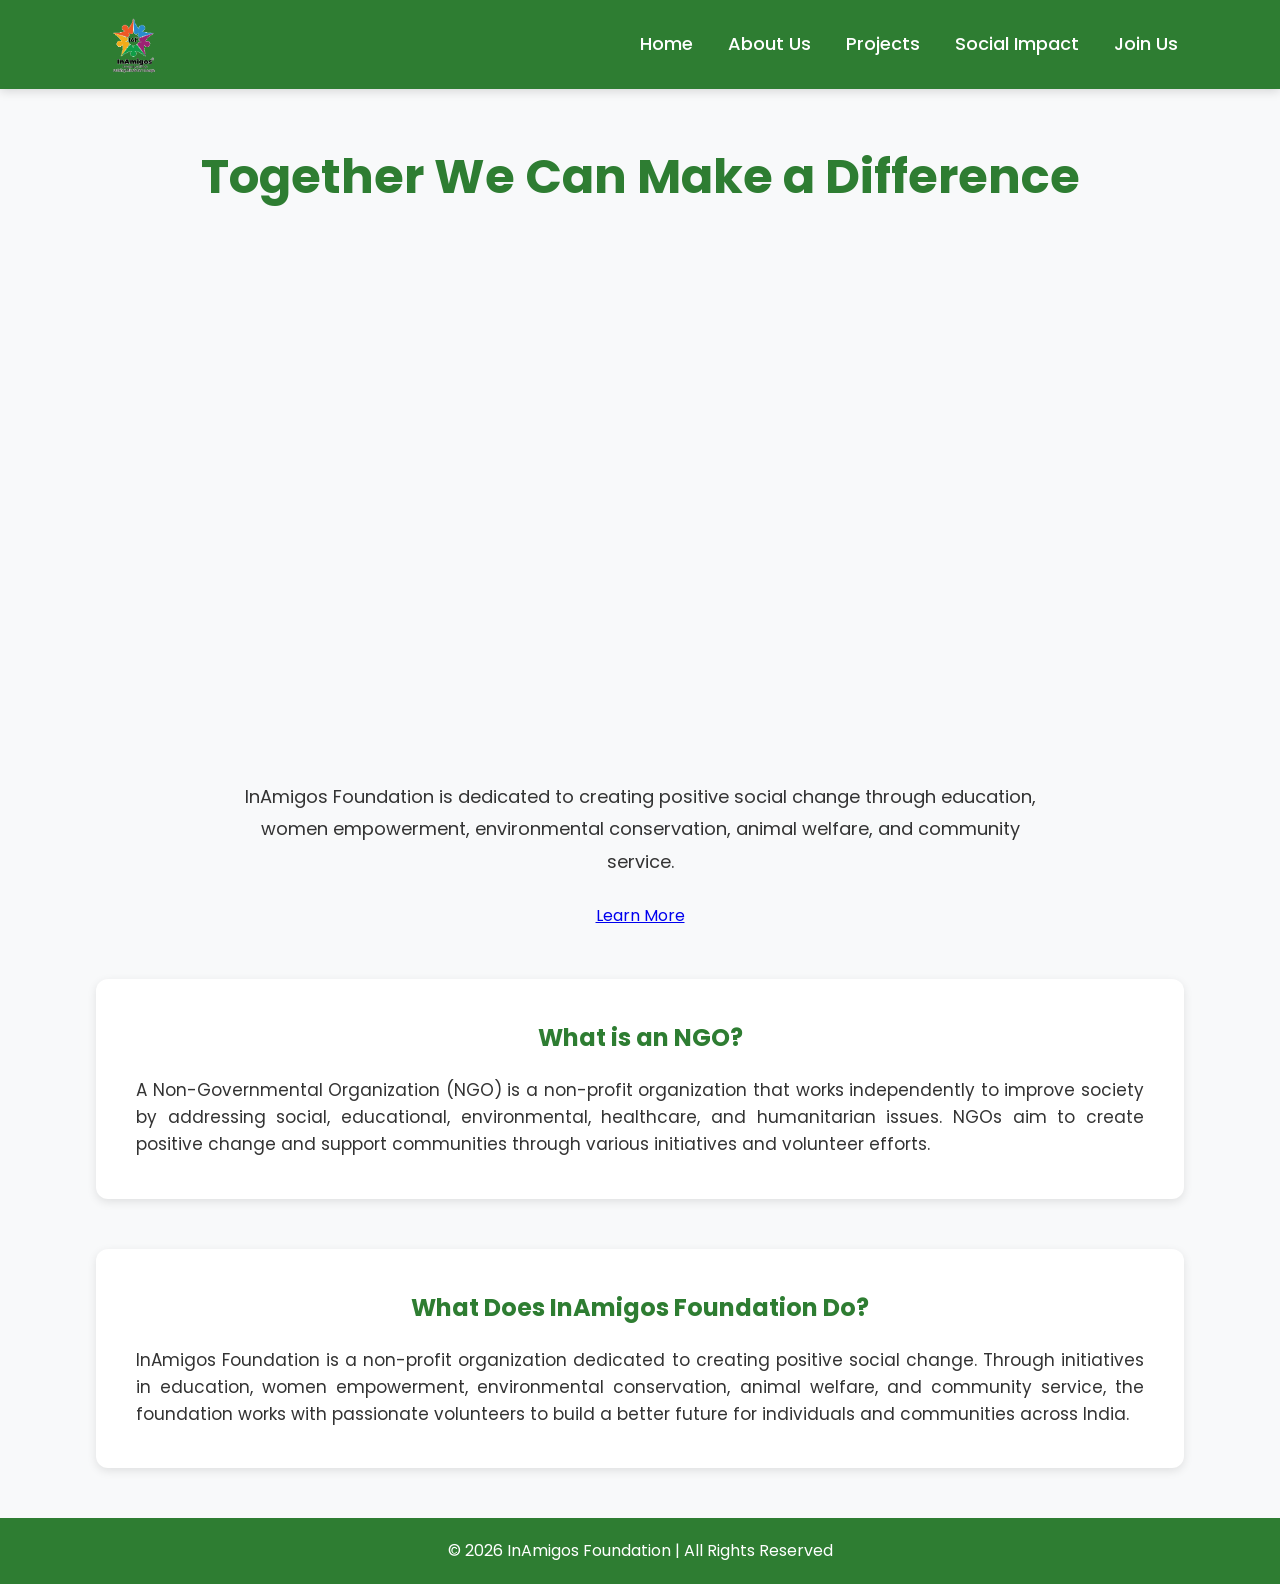
<file: index.html>
<!DOCTYPE html>
<html lang="en">
<head>
    <meta charset="UTF-8">
    <meta name="viewport" content="width=device-width, initial-scale=1.0">
    <title>InAmigos Foundation | Home</title>

    <!-- Google Font -->
    <link href="https://fonts.googleapis.com/css2?family=Poppins:wght@300;400;500;600;700&display=swap" rel="stylesheet">

    <!-- CSS -->
    <link rel="stylesheet" href="style.css">
</head>

<body>

    <!-- ================= HEADER ================= -->

    <header>

        <nav class="navbar">

<div class="logo">
    <a href="index.html">
        <img src="images/logo_transparent.png" alt="InAmigos Foundation Logo">
    </a>
</div>

            <ul class="nav-links">

                <li><a href="index.html">Home</a></li>

                <li><a href="about.html">About Us</a></li>

                <li><a href="projects.html">Projects</a></li>

                <li><a href="impact.html">Social Impact</a></li>

                <li><a href="join.html">Join Us</a></li>

            </ul>

        </nav>

    </header>

    <!-- ================= HERO SECTION ================= -->

<section class="hero">

    <h1>Together We Can Make a Difference</h1>

<div class="slider">
    <img src="images/picture1.jpg.png" alt="Image 1">
    <img src="images/picture2.jpg.png" alt="Image 2">
    <img src="images/picture3.jpg.png" alt="Image 3">
</div>

    <div class="hero-content">
        <p>
            InAmigos Foundation is dedicated to creating positive social change
            through education, women empowerment, environmental conservation,
            animal welfare, and community service.
        </p>

        <a href="about.html" class="btn">Learn More</a>
    </div>

</section>

    <!-- ================= WHAT IS NGO ================= -->

    <section class="intro">

        <h2>What is an NGO?</h2>

        <p>
            A Non-Governmental Organization (NGO) is a non-profit organization that
            works independently to improve society by addressing social,
            educational, environmental, healthcare, and humanitarian issues.
            NGOs aim to create positive change and support communities through
            various initiatives and volunteer efforts.
        </p>

    </section>

    <!-- ================= WHAT DOES INAMIGOS DO ================= -->

    <section class="work">

        <h2>What Does InAmigos Foundation Do?</h2>

        <p>
            InAmigos Foundation is a non-profit organization dedicated to creating
            positive social change. Through initiatives in education, women
            empowerment, environmental conservation, animal welfare, and community
            service, the foundation works with passionate volunteers to build a
            better future for individuals and communities across India.
        </p>

    </section>

    <!-- ================= FOOTER ================= -->

    <footer>

        <p>
            © 2026 InAmigos Foundation | All Rights Reserved
        </p>

    </footer>

</body>
</html>
</file>
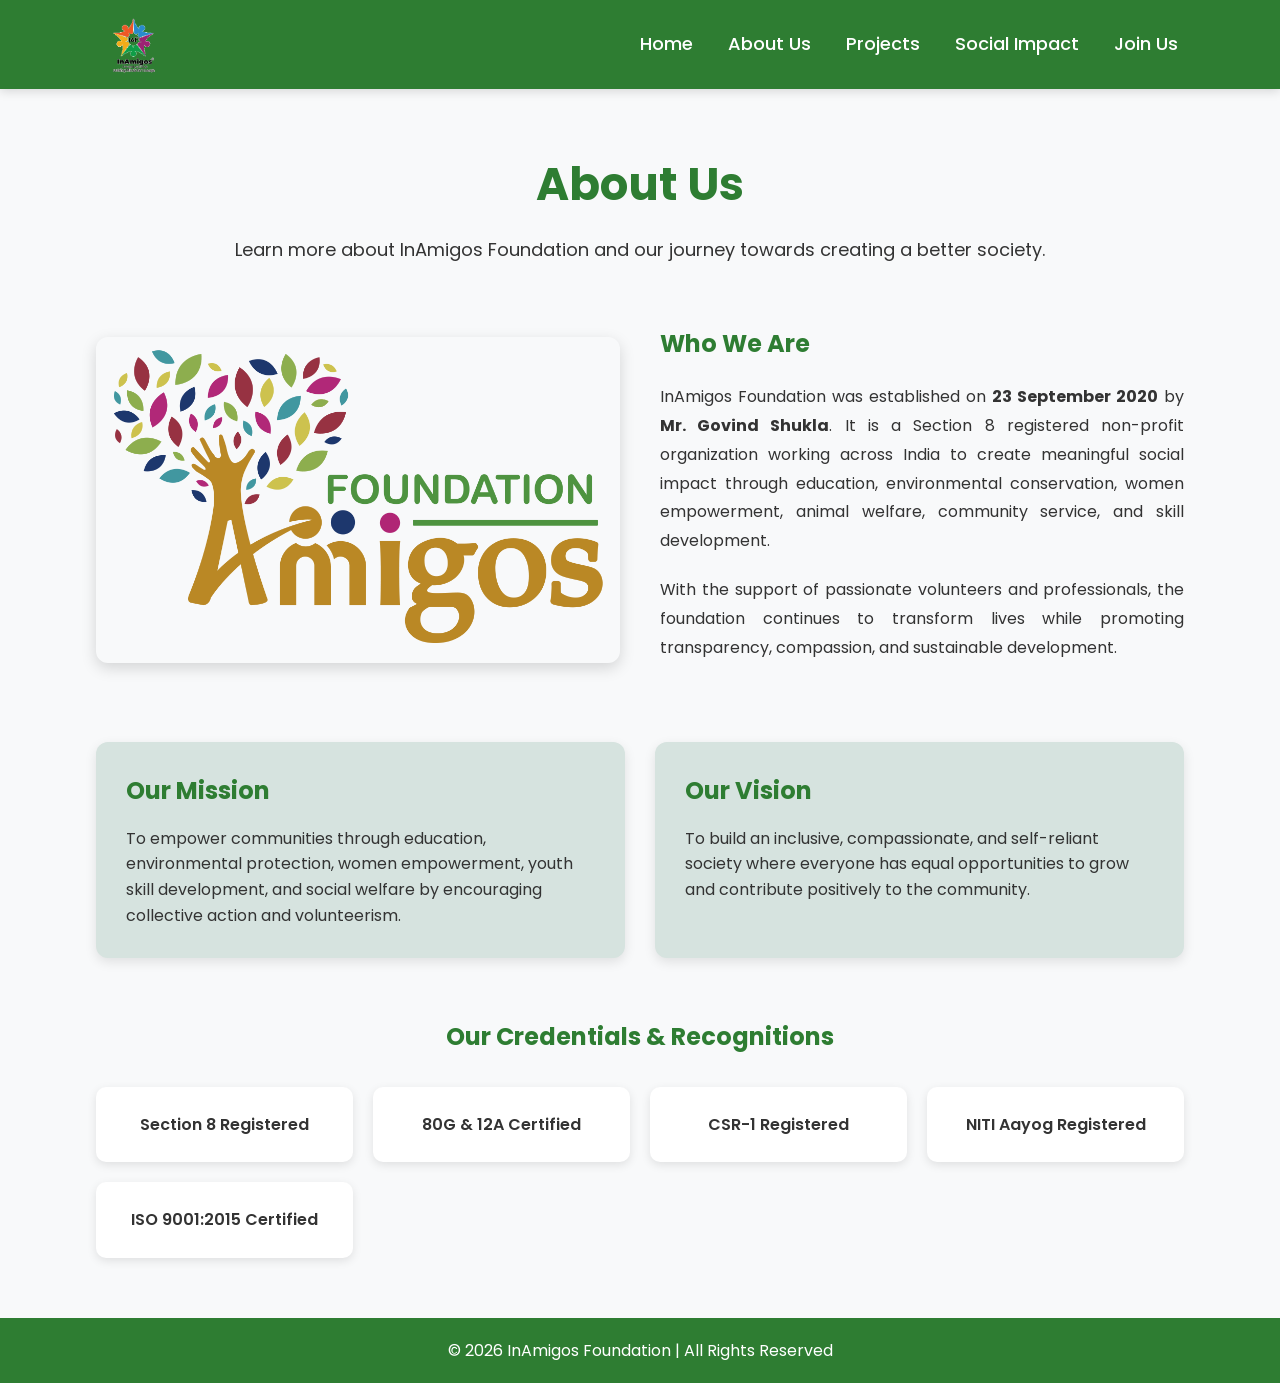
<file: about.html>
<!DOCTYPE html>
<html lang="en">

<head>
    <meta charset="UTF-8">
    <meta name="viewport" content="width=device-width, initial-scale=1.0">
    <title>About Us | InAmigos Foundation</title>

    <link rel="stylesheet" href="style.css">

    <link href="https://fonts.googleapis.com/css2?family=Poppins:wght@300;400;500;600;700&display=swap" rel="stylesheet">
</head>

<body>

    <!-- ================= HEADER ================= -->

    <header>

        <nav class="navbar">

            <div class="logo">
                <a href="index.html">
                    <img src="images/logo_transparent.png" alt="InAmigos Foundation Logo">
                </a>
            </div>

            <ul class="nav-links">

                <li><a href="index.html">Home</a></li>

                <li><a href="about.html">About Us</a></li>

                <li><a href="projects.html">Projects</a></li>

                <li><a href="impact.html">Social Impact</a></li>

                <li><a href="join.html">Join Us</a></li>

            </ul>

        </nav>

    </header>

    <!-- ================= PAGE TITLE ================= -->

    <section class="page-title">

        <h1>About Us</h1>

        <p>Learn more about InAmigos Foundation and our journey towards creating a better society.</p>

    </section>

    <!-- ================= ABOUT SECTION ================= -->

    <section class="about-section">

        <div class="about-image">

            <img src="images/inamigo.png" alt="About InAmigos Foundation">

        </div>

        <div class="about-text">

            <h2>Who We Are</h2>

            <p>
                InAmigos Foundation was established on <strong>23 September 2020</strong> by
                <strong>Mr. Govind Shukla</strong>. It is a Section 8 registered non-profit
                organization working across India to create meaningful social impact through
                education, environmental conservation, women empowerment, animal welfare,
                community service, and skill development.
            </p>

            <p>
                With the support of passionate volunteers and professionals, the foundation
                continues to transform lives while promoting transparency, compassion, and
                sustainable development.
            </p>

        </div>

    </section>

    <!-- ================= MISSION & VISION ================= -->

    <section class="mission-vision">

        <div class="card">

            <h2>Our Mission</h2>

            <p>
                To empower communities through education, environmental protection,
                women empowerment, youth skill development, and social welfare by
                encouraging collective action and volunteerism.
            </p>

        </div>

        <div class="card">

            <h2>Our Vision</h2>

            <p>
                To build an inclusive, compassionate, and self-reliant society where
                everyone has equal opportunities to grow and contribute positively to
                the community.
            </p>

        </div>

    </section>

    <!-- ================= CREDENTIALS ================= -->

    <section class="credentials-section">

        <h2>Our Credentials & Recognitions</h2>

        <div class="credential-grid">

            <div class="credential-card">Section 8 Registered</div>

            <div class="credential-card">80G & 12A Certified</div>

            <div class="credential-card">CSR-1 Registered</div>

            <div class="credential-card">NITI Aayog Registered</div>

            <div class="credential-card">ISO 9001:2015 Certified</div>

        </div>

    </section>

    <!-- ================= FOOTER ================= -->

    <footer>

        <p>© 2026 InAmigos Foundation | All Rights Reserved</p>

    </footer>

</body>

</html>
</file>
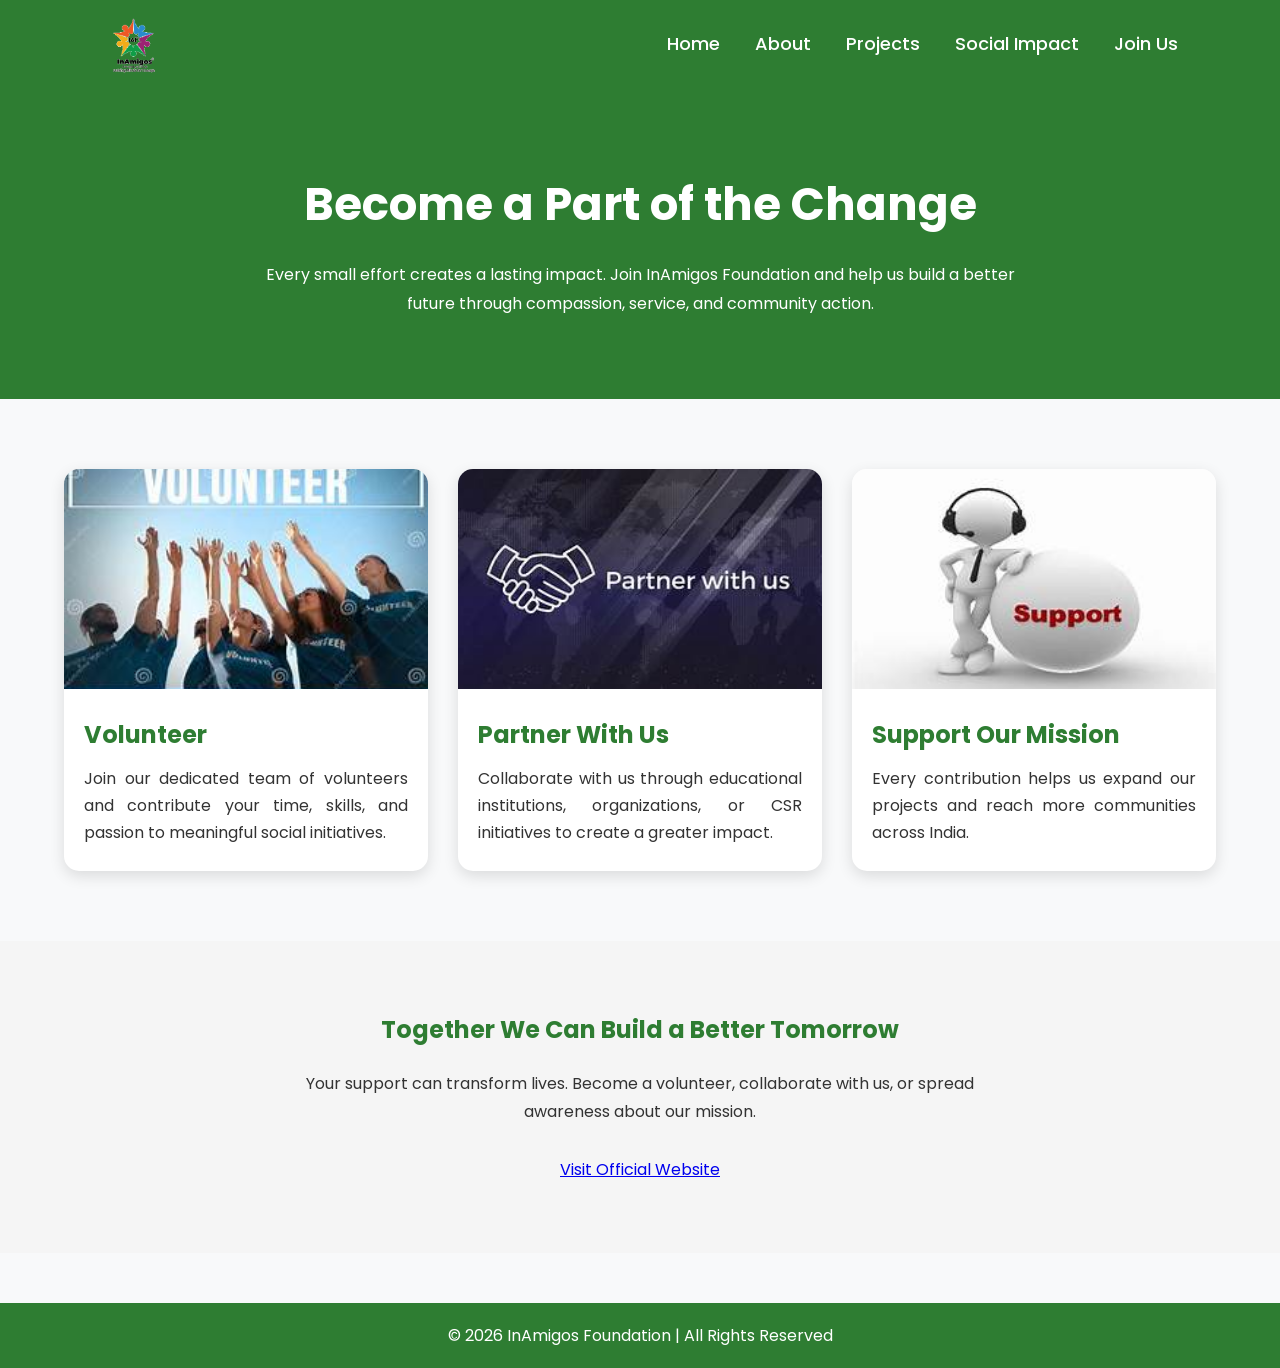
<file: join.html>
<!DOCTYPE html>
<html lang="en">

<head>

    <meta charset="UTF-8">
    <meta name="viewport" content="width=device-width, initial-scale=1.0">

    <title>Join Us | InAmigos Foundation</title>

    <link rel="stylesheet" href="style.css">

    <link href="https://fonts.googleapis.com/css2?family=Poppins:wght@300;400;500;600;700&display=swap" rel="stylesheet">

</head>

<body>

<header>

    <nav class="navbar">

        <div class="logo">
            <a href="index.html">
                <img src="images/logo_transparent.png" alt="InAmigos Foundation Logo">
            </a>
        </div>

        <ul class="nav-links">
            <li><a href="index.html">Home</a></li>
            <li><a href="about.html">About</a></li>
            <li><a href="projects.html">Projects</a></li>
            <li><a href="impact.html">Social Impact</a></li>
            <li><a href="join.html">Join Us</a></li>
        </ul>

    </nav>

</header>

<!-- Hero Section -->

<section class="join-hero">

    <h1>Become a Part of the Change</h1>

    <p>
        Every small effort creates a lasting impact. Join InAmigos Foundation
        and help us build a better future through compassion, service, and
        community action.
    </p>

</section>

<!-- Ways to Support -->

<section class="join-options">

    <div class="join-card">

        <img src="images/VOL.jpg" alt="Volunteer">

        <h2>Volunteer</h2>

        <p>
            Join our dedicated team of volunteers and contribute your time,
            skills, and passion to meaningful social initiatives.
        </p>

    </div>

    <div class="join-card">

        <img src="images/PAT.jpg" alt="Partnership">

        <h2>Partner With Us</h2>

        <p>
            Collaborate with us through educational institutions,
            organizations, or CSR initiatives to create a greater impact.
        </p>

    </div>

    <div class="join-card">

        <img src="images/SUPP.jpg" alt="Support">

        <h2>Support Our Mission</h2>

        <p>
            Every contribution helps us expand our projects and reach more
            communities across India.
        </p>

    </div>

</section>

<!-- CTA -->

<section class="cta-section">

    <h2>Together We Can Build a Better Tomorrow</h2>

    <p>
        Your support can transform lives. Become a volunteer, collaborate with
        us, or spread awareness about our mission.
    </p>

    <a href="https://inamigosfoundation.org.in/" target="_blank" class="btn">
        Visit Official Website
    </a>

</section>

<footer>

    <p>© 2026 InAmigos Foundation | All Rights Reserved</p>

</footer>

</body>

</html>
</file>
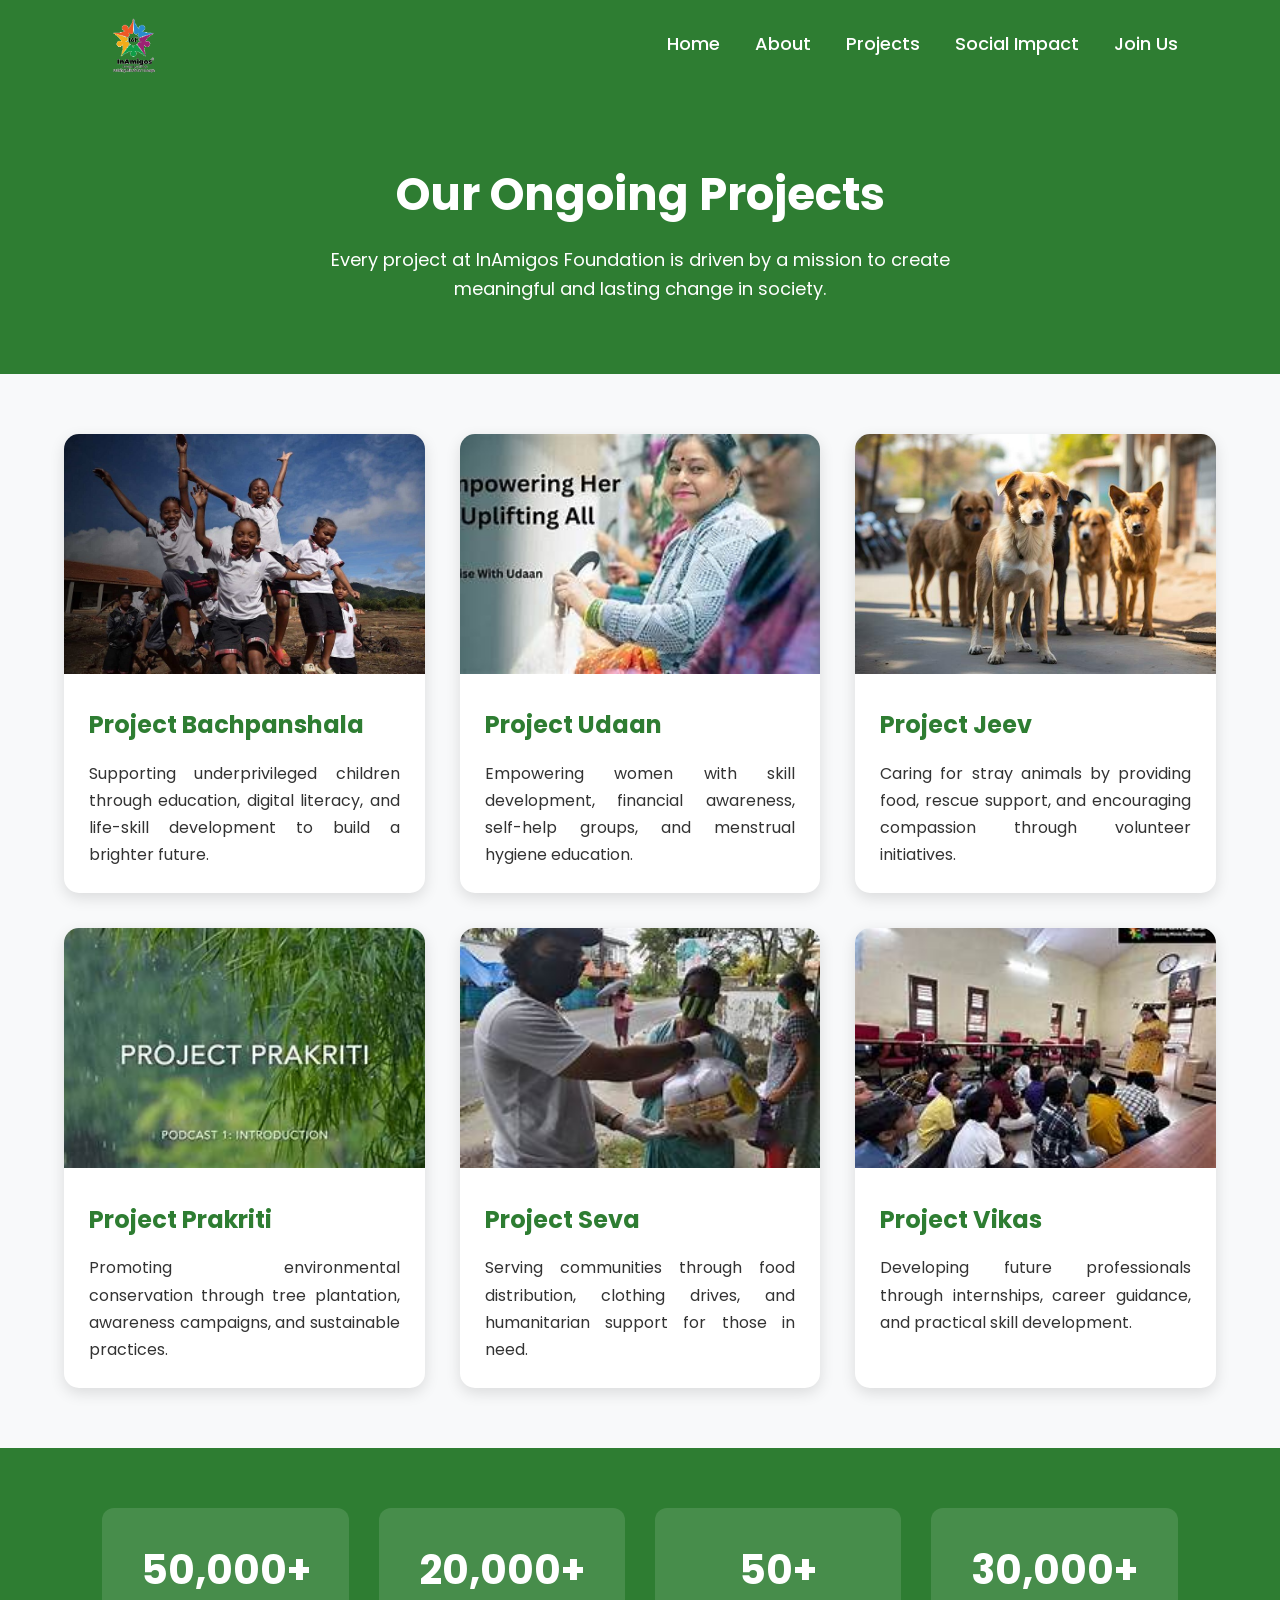
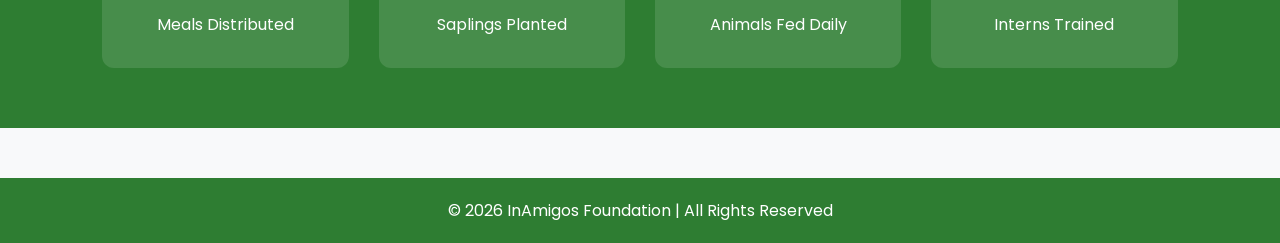
<file: projects.html>
<!DOCTYPE html>
<html lang="en">

<head>

    <meta charset="UTF-8">
    <meta name="viewport" content="width=device-width, initial-scale=1.0">

    <title>Our Projects | InAmigos Foundation</title>

    <link rel="stylesheet" href="style.css">

    <link href="https://fonts.googleapis.com/css2?family=Poppins:wght@300;400;500;600;700&display=swap" rel="stylesheet">

</head>

<body>

<header>

    <nav class="navbar">

        <div class="logo">

            <a href="index.html">
                <img src="images/logo_transparent.png" alt="Logo">
            </a>

        </div>

        <ul class="nav-links">

            <li><a href="index.html">Home</a></li>

            <li><a href="about.html">About</a></li>

            <li><a href="projects.html">Projects</a></li>

            <li><a href="impact.html">Social Impact</a></li>

            <li><a href="join.html">Join Us</a></li>

        </ul>

    </nav>

</header>


<!-- ========= Banner ========= -->

<section class="project-banner">

    <h1>Our Ongoing Projects</h1>

    <p>
        Every project at InAmigos Foundation is driven by a mission to create
        meaningful and lasting change in society.
    </p>

</section>


<!-- ========= Projects ========= -->

<section class="projects-container">

    <!-- Project 1 -->

    <div class="project-card">

        <img src="images/ProjectBachpanshala.jpeg" alt="Bachpanshala">

        <div class="project-content">

            <h2>Project Bachpanshala</h2>

            <p>
                Supporting underprivileged children through education,
                digital literacy, and life-skill development to build
                a brighter future.
            </p>

        </div>

    </div>


    <!-- Project 2 -->

    <div class="project-card">

        <img src="images/ProjectUdaan.jpg" alt="Udaan">

        <div class="project-content">

            <h2>Project Udaan</h2>

            <p>
                Empowering women with skill development,
                financial awareness, self-help groups,
                and menstrual hygiene education.
            </p>

        </div>

    </div>


    <!-- Project 3 -->

    <div class="project-card">

        <img src="images/Projectjeev.jpg" alt="Jeev">

        <div class="project-content">

            <h2>Project Jeev</h2>

            <p>
                Caring for stray animals by providing food,
                rescue support, and encouraging compassion
                through volunteer initiatives.
            </p>

        </div>

    </div>


    <!-- Project 4 -->

    <div class="project-card">

        <img src="images/ProjectPrakriti.jpg" alt="Prakriti">

        <div class="project-content">

            <h2>Project Prakriti</h2>

            <p>
                Promoting environmental conservation through
                tree plantation, awareness campaigns,
                and sustainable practices.
            </p>

        </div>

    </div>


    <!-- Project 5 -->

    <div class="project-card">

        <img src="images/ProjectSeva.jpg" alt="Seva">

        <div class="project-content">

            <h2>Project Seva</h2>

            <p>
                Serving communities through food distribution,
                clothing drives, and humanitarian support for
                those in need.
            </p>

        </div>

    </div>


    <!-- Project 6 -->

    <div class="project-card">

        <img src="images/ProjectVikas.jpg" alt="Vikas">

        <div class="project-content">

            <h2>Project Vikas</h2>

            <p>
                Developing future professionals through
                internships, career guidance,
                and practical skill development.
            </p>

        </div>

    </div>

</section>



<!-- ========= Impact Numbers ========= -->

<section class="stats">

    <div class="stat-box">

        <h2>50,000+</h2>

        <p>Meals Distributed</p>

    </div>

    <div class="stat-box">

        <h2>20,000+</h2>

        <p>Saplings Planted</p>

    </div>

    <div class="stat-box">

        <h2>50+</h2>

        <p>Animals Fed Daily</p>

    </div>

    <div class="stat-box">

        <h2>30,000+</h2>

        <p>Interns Trained</p>

    </div>

</section>



<footer>

<p>© 2026 InAmigos Foundation | All Rights Reserved</p>

</footer>

</body>

</html>
</file>
<file: style.css>
/* ===========================
   Google Font & Reset
=========================== */

*{
    margin:0;
    padding:0;
    box-sizing:border-box;
}

body{
    font-family:'Poppins',sans-serif;
    background:#f8f9fa;
    color:#333;
    line-height:1.6;
}

/* ===========================
   Header
=========================== */

/* ===========================
   Header
=========================== */

.logo img{
    height:65px;
    width:auto;
    display:block;
}

header{
    background:#2E7D32;
    padding:12px 8%;
    box-shadow:0 2px 10px rgba(0,0,0,0.15);
}

.navbar{
    display:flex;
    justify-content:space-between;
    align-items:center;
}

.nav-links{
    list-style:none;
    display:flex;
    gap:35px;
}

.nav-links a{
    text-decoration:none;
    color:white;
    font-size:18px;
    font-weight:500;
    transition:0.3s;
}

.nav-links a:hover{
    color:#FFD54F;
}

/* ===========================
   Hero Section
=========================== */
.hero{
    width:85%;
    margin:50px auto;
    text-align:center;
}

.hero h1{
    font-size:48px;
    color:#2E7D32;
    margin-bottom:30px;
}

.slider{
    width:100%;
    height:500px;
    position:relative;
    overflow:hidden;
    border-radius:15px;
}

.slider img{
    position:absolute;
    top:0;
    left:0;
    width:100%;
    height:100%;
    object-fit:cover;
    opacity:0;

    animation:slider 12s infinite;
}

.slider img:nth-child(1){
    animation-delay:0s;
}

.slider img:nth-child(2){
    animation-delay:4s;
}

.slider img:nth-child(3){
    animation-delay:8s;
}

@keyframes slider{

    0%{
        opacity:0;
    }

    10%{
        opacity:1;
    }

    30%{
        opacity:1;
    }

    40%{
        opacity:0;
    }

    100%{
        opacity:0;
    }

}
.hero-content{
    max-width:800px;
    margin:35px auto 0;
}

.hero-content p{
    font-size:18px;
    line-height:1.8;
    margin-bottom:25px;
}
/* ===========================
   Sections
=========================== */

.intro,
.work{
    background:white;
    width:85%;
    margin:50px auto;
    padding:40px;
    border-radius:12px;
    box-shadow:0 3px 10px rgba(0,0,0,.1);
}

.intro h2,
.work h2{
    color:#2E7D32;
    margin-bottom:20px;
    text-align:center;
}

.intro p,
.work p{
    text-align:justify;
    font-size:17px;
}

/* ===========================
   Footer
=========================== */

footer{
    background:#2E7D32;
    color:white;
    text-align:center;
    padding:20px;
    margin-top:50px;
}

/* ===========================
   Responsive
=========================== */

@media(max-width:768px){

    .navbar{
        flex-direction:column;
        gap:15px;
    }

    .nav-links{
        flex-direction:column;
        align-items:center;
        gap:12px;
    }

    .hero-content h1{
        font-size:30px;
    }

    .hero-images img{
        width:100%;
        max-width:350px;
        height:auto;
    }

    .intro,
    .work{
        width:92%;
        padding:25px;
    }

}
/* ===========================
   ABOUT PAGE
=========================== */

.page-title{

    text-align:center;
    padding:60px 8%;

}

.page-title h1{

    font-size:45px;
    color:#2E7D32;
    margin-bottom:15px;

}

.page-title p{

    font-size:18px;

}

.about-section{

    width:85%;
    margin:auto;
    display:flex;
    gap:40px;
    align-items:center;
    margin-bottom:60px;
    flex-wrap:wrap;

}

.about-image{

    flex:1;

}

.about-image img{

    width:100%;
    border-radius:12px;
    box-shadow:0 5px 15px rgba(0,0,0,.15);

}

.about-text{

    flex:1;

}

.about-text h2{

    color:#2E7D32;
    margin-bottom:20px;

}

.about-text p{

    margin-bottom:20px;
    text-align:justify;
    line-height:1.8;

}

.mission-vision{

    width:85%;
    margin:60px auto;
    display:flex;
    gap:30px;
    flex-wrap:wrap;

}

.card{

    flex:1;
    background:rgb(214, 227, 223);
    padding:30px;
    border-radius:12px;
    box-shadow:0 4px 12px rgba(0,0,0,.1);

}

.card h2{

    color:#2E7D32;
    margin-bottom:15px;

}

.credentials-section{

    width:85%;
    margin:60px auto;
    text-align:center;

}

.credentials-section h2{

    color:#2E7D32;
    margin-bottom:30px;

}

.credential-grid{

    display:grid;
    grid-template-columns:repeat(auto-fit,minmax(220px,1fr));
    gap:20px;

}

.credential-card{

    background:white;
    padding:25px;
    border-radius:10px;
    box-shadow:0 3px 10px rgba(0,0,0,.1);
    font-weight:600;

}
/*==============================
PROJECTS PAGE
===============================*/

.project-banner{

    background:#2E7D32;
    color:white;
    text-align:center;
    padding:70px 20px;

}

.project-banner h1{

    font-size:45px;
    margin-bottom:15px;

}

.project-banner p{

    max-width:700px;
    margin:auto;
    font-size:18px;

}


/* Cards */

.projects-container{

    width:90%;
    margin:60px auto;

    display:grid;

    grid-template-columns:repeat(auto-fit,minmax(330px,1fr));

    gap:35px;

}


.project-card{

    background:white;

    border-radius:15px;

    overflow:hidden;

    box-shadow:0 5px 15px rgba(0,0,0,.12);

    transition:.3s;

}


.project-card:hover{

    transform:translateY(-8px);

}


.project-card img{

    width:100%;

    height:240px;

    object-fit:cover;

}


.project-content{

    padding:25px;

}


.project-content h2{

    color:#2E7D32;

    margin-bottom:15px;

}


.project-content p{

    line-height:1.7;

    text-align:justify;

}


/* Statistics */

.stats{

    background:#2E7D32;

    color:white;

    padding:60px 8%;

    display:grid;

    grid-template-columns:repeat(auto-fit,minmax(200px,1fr));

    gap:30px;

    text-align:center;

}


.stat-box{

    background:rgba(255,255,255,.12);

    padding:30px;

    border-radius:12px;

}


.stat-box h2{

    font-size:40px;

    margin-bottom:10px;

}
/*===========================
SOCIAL IMPACT
===========================*/

.impact-hero{

    background:#2E7D32;
    color:white;
    text-align:center;
    padding:70px 20px;

}

.impact-hero h1{

    font-size:45px;
    margin-bottom:15px;

}

.impact-hero p{

    max-width:750px;
    margin:auto;
    line-height:1.7;

}

.impact-section{

    width:85%;
    margin:70px auto;

    display:flex;

    align-items:center;

    gap:40px;

    flex-wrap:wrap;

}

.reverse{

    flex-direction:row-reverse;

}

.impact-image{

    flex:1;

}

.impact-image img{

    width:100%;

    border-radius:15px;

    box-shadow:0 5px 15px rgba(0,0,0,.15);

}

.impact-content{

    flex:1;

}

.impact-content h2{

    color:#2E7D32;

    margin-bottom:20px;

}

.impact-content h3{

    margin-top:15px;

    margin-bottom:10px;

}

.impact-content p{

    text-align:justify;

    line-height:1.8;

}

.impact-summary{

    background:#f4f4f4;

    text-align:center;

    padding:60px 8%;

}

.impact-summary h2{

    color:#2E7D32;

    margin-bottom:20px;

}

.impact-summary p{

    max-width:900px;

    margin:auto;

    line-height:1.8;

}
/*==========================
JOIN US PAGE
===========================*/

.join-hero{

    background:#2E7D32;
    color:white;
    text-align:center;
    padding:80px 20px;

}

.join-hero h1{

    font-size:45px;
    margin-bottom:20px;

}

.join-hero p{

    max-width:750px;
    margin:auto;
    line-height:1.8;

}

.join-options{

    width:90%;
    margin:70px auto;

    display:grid;

    grid-template-columns:repeat(auto-fit,minmax(300px,1fr));

    gap:30px;

}

.join-card{

    background:white;

    border-radius:15px;

    overflow:hidden;

    box-shadow:0 5px 15px rgba(0,0,0,.12);

    transition:.3s;

}

.join-card:hover{

    transform:translateY(-8px);

}

.join-card img{

    width:100%;

    height:220px;

    object-fit:cover;

}

.join-card h2{

    color:#2E7D32;

    padding:20px 20px 10px;

}

.join-card p{

    padding:0 20px 25px;

    text-align:justify;

    line-height:1.7;

}

.cta-section{

    background:#f5f5f5;

    text-align:center;

    padding:70px 20px;

}

.cta-section h2{

    color:#2E7D32;

    margin-bottom:20px;

}

.cta-section p{

    max-width:700px;

    margin:0 auto 30px;

    line-height:1.8;

}
</file>
